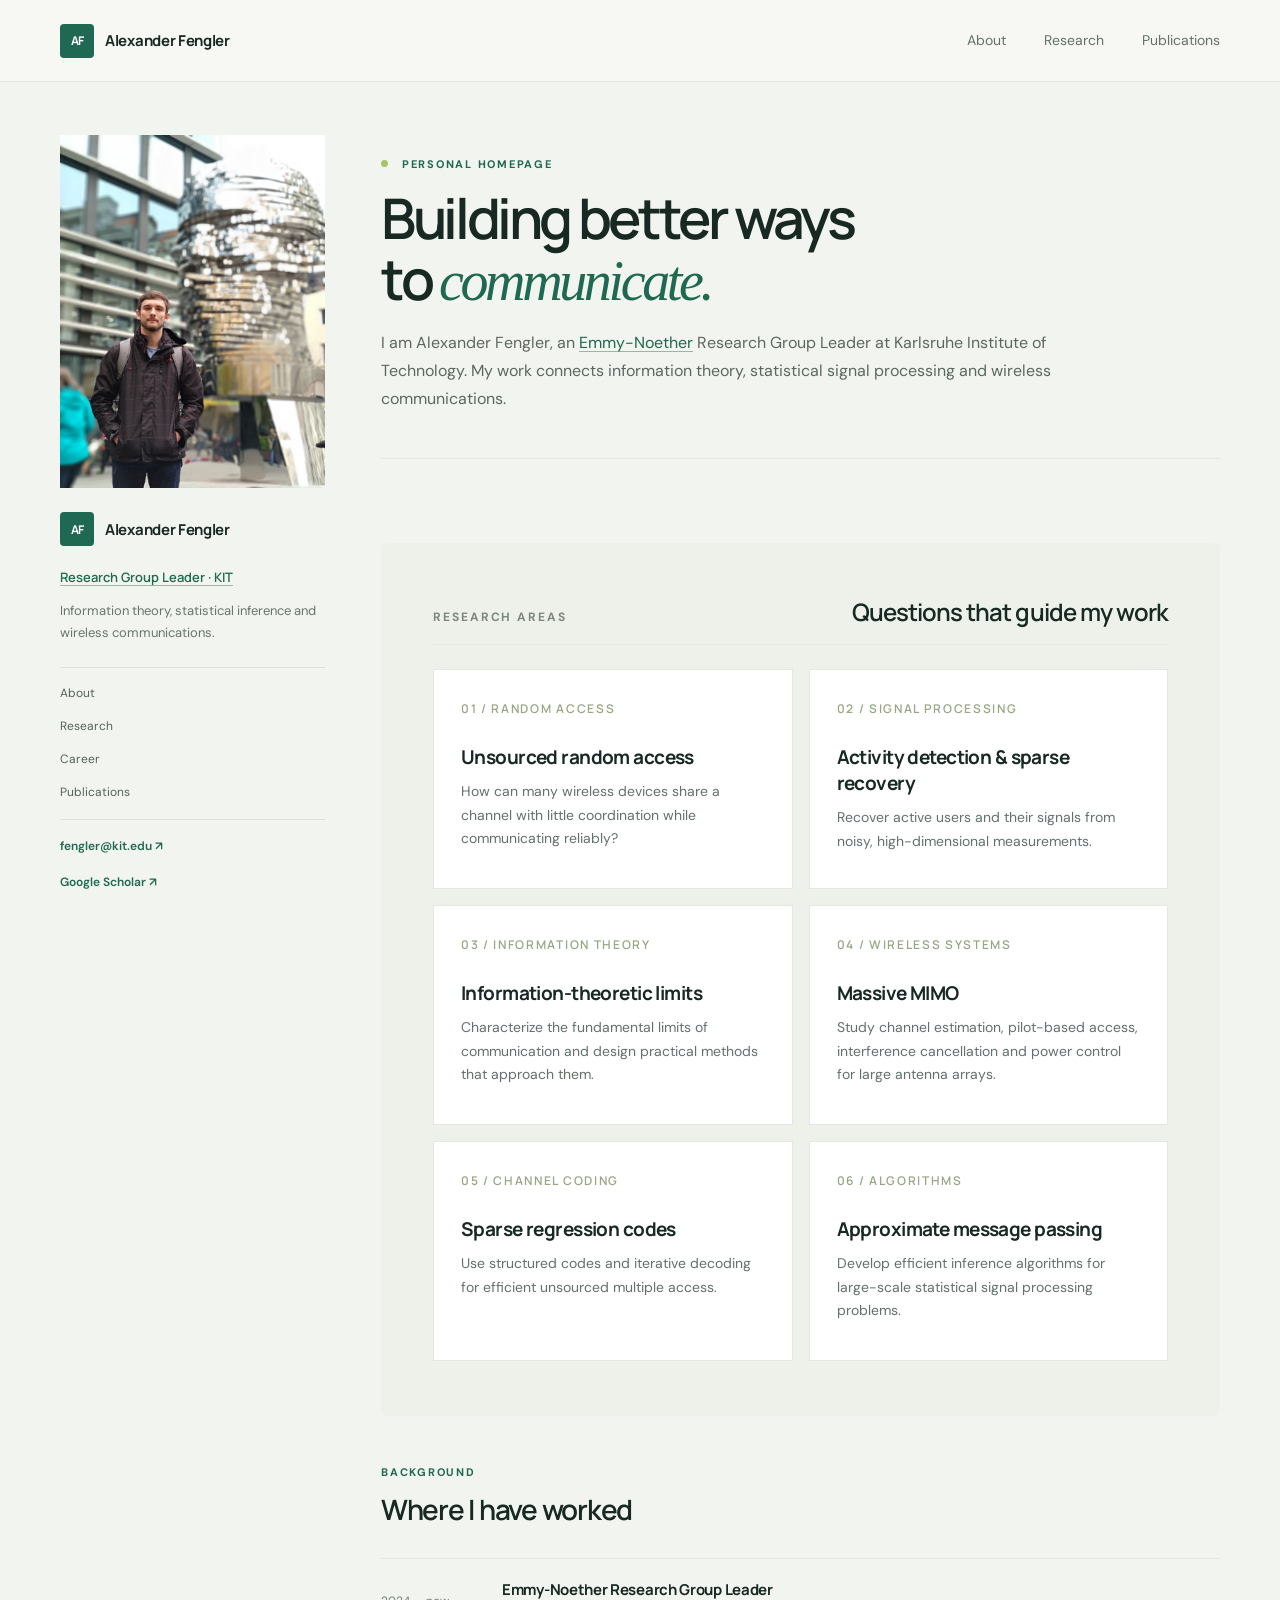
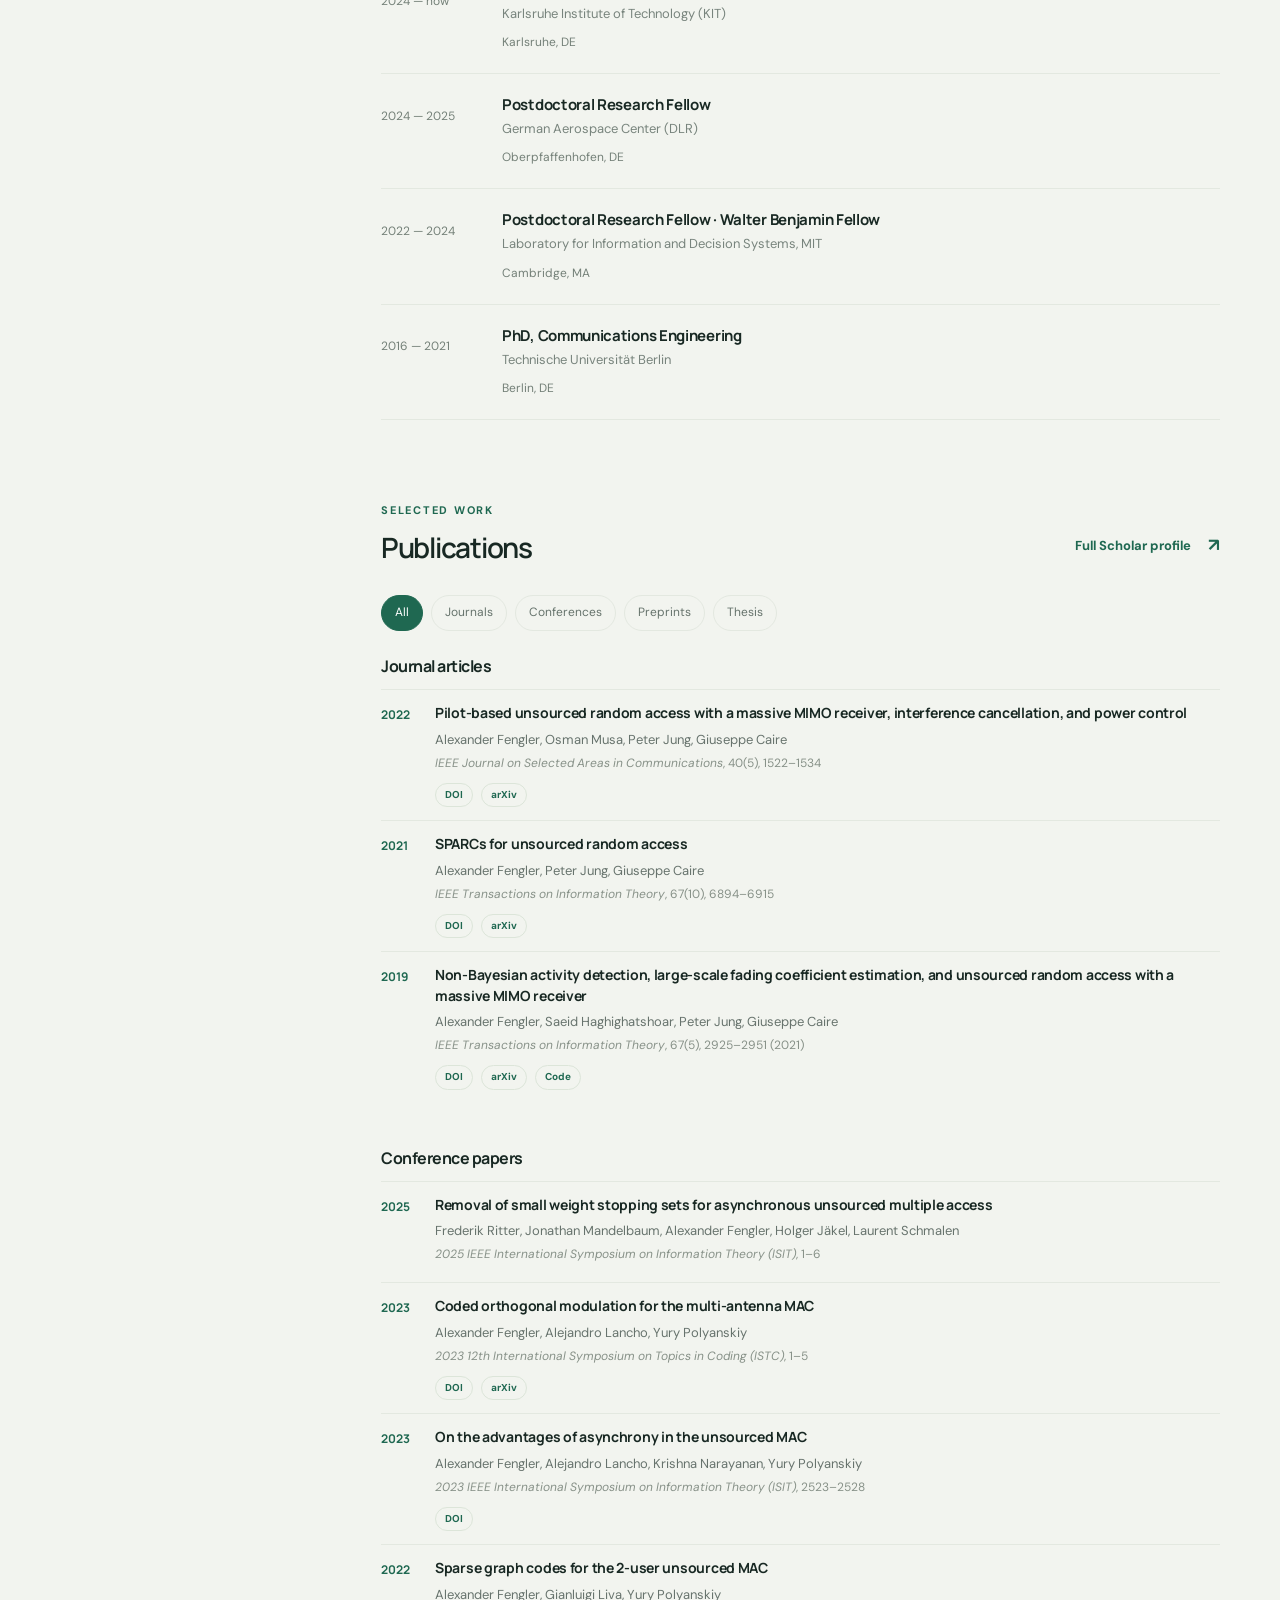
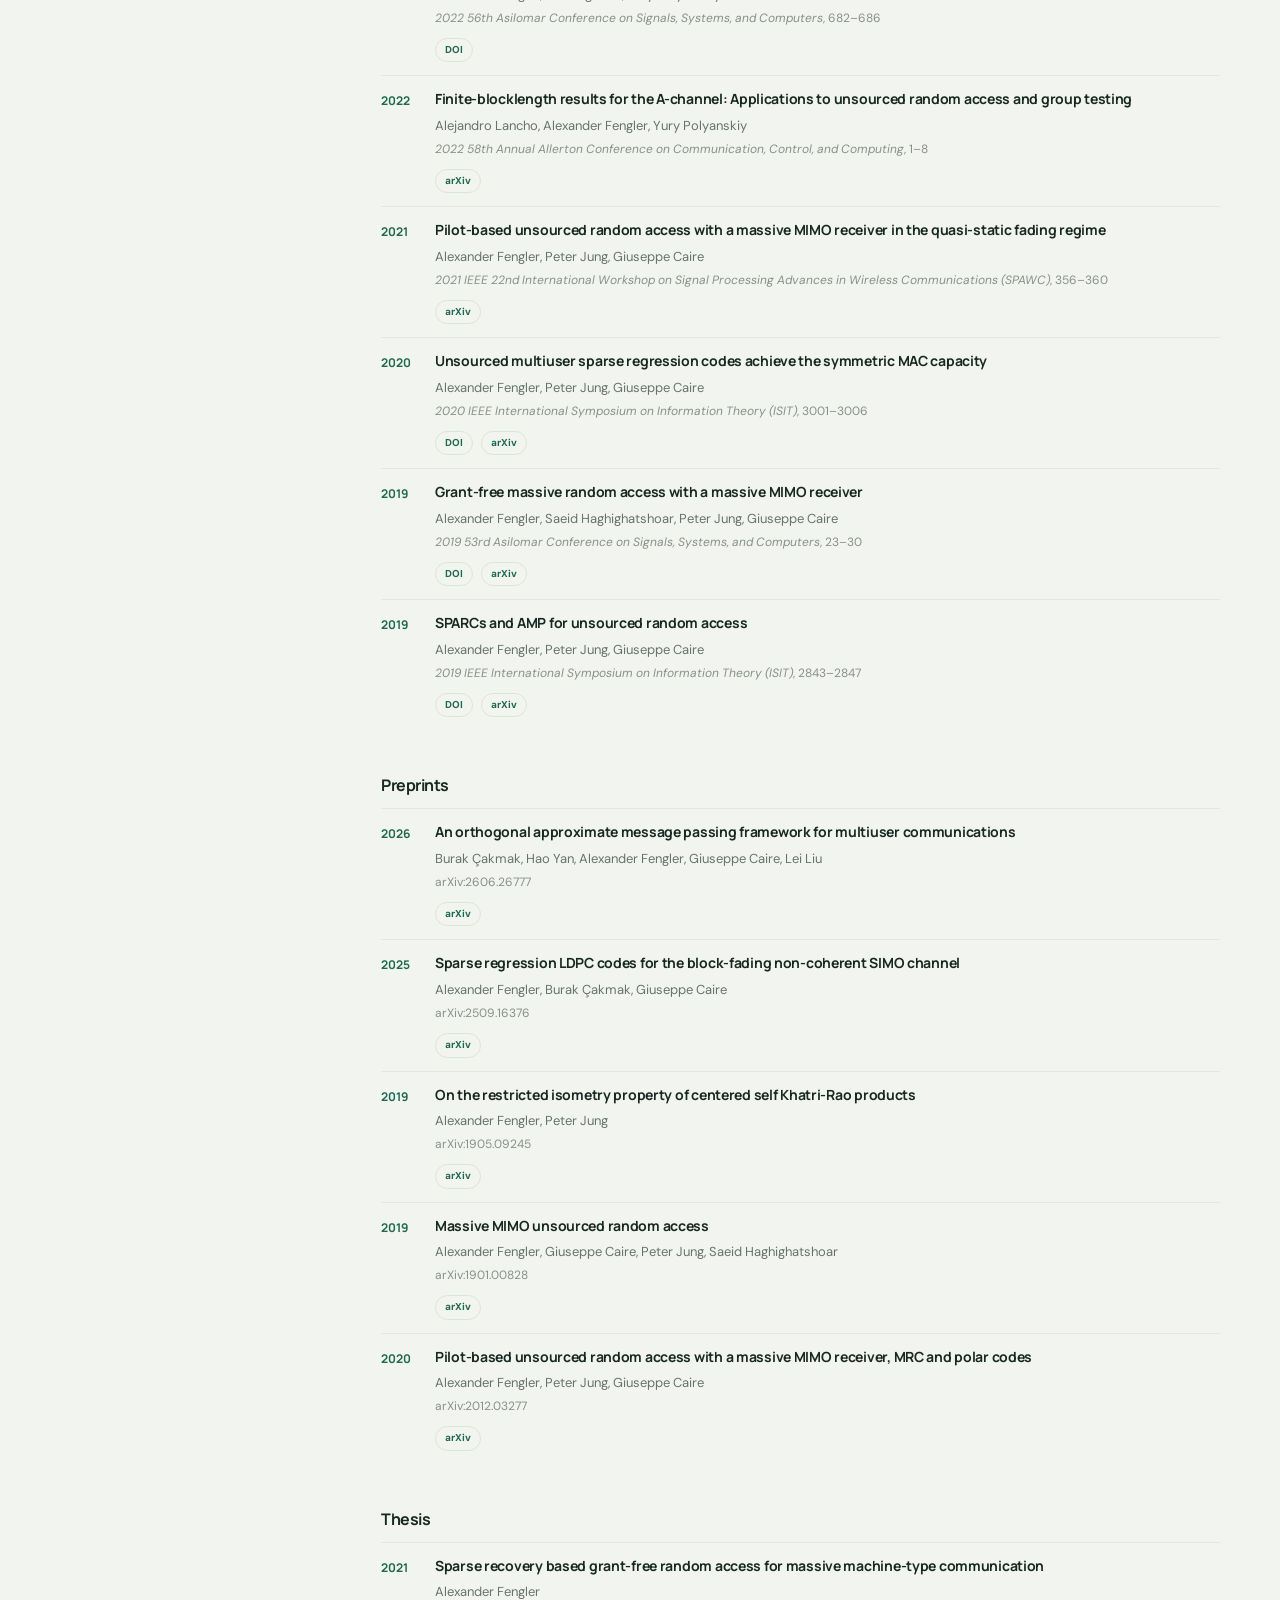
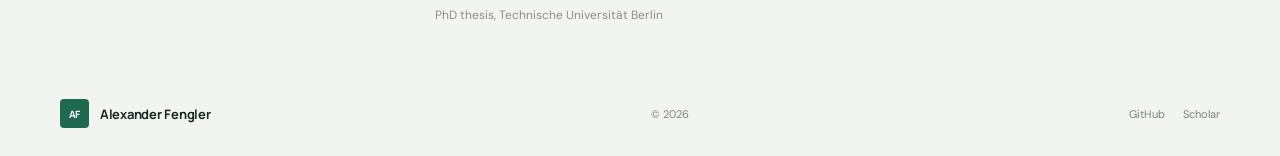
<file: index.html>
<!doctype html>
<html lang="en">
<head>
<meta charset="utf-8"><meta name="viewport" content="width=device-width, initial-scale=1">
<meta name="description" content="Alexander Fengler, Emmy-Noether Research Group Leader at Karlsruhe Institute of Technology.">
<title>Alexander Fengler | Personal homepage</title>
<link rel="preconnect" href="https://fonts.googleapis.com"><link rel="preconnect" href="https://fonts.gstatic.com" crossorigin>
<link href="https://fonts.googleapis.com/css2?family=DM+Sans:wght@400;500;600;700&family=Manrope:wght@400;500;600;700;800&display=swap" rel="stylesheet"><link rel="stylesheet" href="styles.css">
</head><body class="design-three">
  <header class="site-header"><nav class="nav wrap" aria-label="Main navigation"><a class="brand" href="https://alexfengler.github.io/"><span class="brand-mark">AF</span><span>Alexander Fengler</span></a><div class="nav-links"><a href="#about">About</a><a href="#research">Research</a><a href="#publications">Publications</a></div></nav></header>
<main id="top" class="split-layout wrap"><aside class="profile-rail"><div class="rail-photo"><img src="me.jpg" alt="Alexander Fengler"></div><a class="brand" href="https://alexfengler.github.io/"><span class="brand-mark">AF</span><span>Alexander Fengler</span></a><p class="rail-role"><a href="https://www.cel.kit.edu/team_fengler.php">Research Group Leader · KIT</a></p><p class="rail-about">Information theory, statistical inference and wireless communications.</p><nav class="rail-nav"><a href="#about">About</a><a href="#research">Research</a><a href="#career">Career</a><a href="#publications">Publications</a></nav><a class="rail-email" href="mailto:fengler@kit.edu">fengler@kit.edu ↗</a><a class="rail-scholar" href="https://scholar.google.com/citations?user=Q9QhDg0AAAAJ&hl=en">Google Scholar ↗</a></aside><div class="split-content">
    <section id="about" class="page-hero"><p class="eyebrow"><span class="eyebrow-dot"></span> Personal homepage</p><h1>Building better ways<br>to <em>communicate.</em></h1><p class="lead">I am Alexander Fengler, an <a href="https://www.dfg.de/en/research-funding/funding-opportunities/programmes/individual/emmy-noether">Emmy-Noether</a> Research Group Leader at Karlsruhe Institute of Technology. My work connects information theory, statistical signal processing and wireless communications.</p></section>
    <section id="research" class="section-space research-area">
      <div class="feature-band"><div class="section-title"><p class="eyebrow">Research areas</p><h2>Questions that guide my work</h2></div><div class="research-grid">
        <article class="research-card"><span class="theme-number">01 / RANDOM ACCESS</span><h3>Unsourced random access</h3><p>How can many wireless devices share a channel with little coordination while communicating reliably?</p></article>
        <article class="research-card"><span class="theme-number">02 / SIGNAL PROCESSING</span><h3>Activity detection &amp; sparse recovery</h3><p>Recover active users and their signals from noisy, high-dimensional measurements.</p></article>
        <article class="research-card"><span class="theme-number">03 / INFORMATION THEORY</span><h3>Information-theoretic limits</h3><p>Characterize the fundamental limits of communication and design practical methods that approach them.</p></article>
        <article class="research-card"><span class="theme-number">04 / WIRELESS SYSTEMS</span><h3>Massive MIMO</h3><p>Study channel estimation, pilot-based access, interference cancellation and power control for large antenna arrays.</p></article>
        <article class="research-card"><span class="theme-number">05 / CHANNEL CODING</span><h3>Sparse regression codes</h3><p>Use structured codes and iterative decoding for efficient unsourced multiple access.</p></article>
        <article class="research-card"><span class="theme-number">06 / ALGORITHMS</span><h3>Approximate message passing</h3><p>Develop efficient inference algorithms for large-scale statistical signal processing problems.</p></article>
      </div></div>
    </section>
    <section class="career section-space" id="career">
      <div class="feature-head"><div><p class="eyebrow">Background</p><h2>Where I have worked</h2></div></div>
      <div class="timeline">
        <div class="timeline-item"><span class="timeline-date">2024 — now</span><div><h3>Emmy-Noether Research Group Leader</h3><p>Karlsruhe Institute of Technology (KIT)</p></div><span class="timeline-place">Karlsruhe, DE</span></div>
        <div class="timeline-item"><span class="timeline-date">2024 — 2025</span><div><h3>Postdoctoral Research Fellow</h3><p>German Aerospace Center (DLR)</p></div><span class="timeline-place">Oberpfaffenhofen, DE</span></div>
        <div class="timeline-item"><span class="timeline-date">2022 — 2024</span><div><h3>Postdoctoral Research Fellow · Walter Benjamin Fellow</h3><p>Laboratory for Information and Decision Systems, MIT</p></div><span class="timeline-place">Cambridge, MA</span></div>
        <div class="timeline-item"><span class="timeline-date">2016 — 2021</span><div><h3>PhD, Communications Engineering</h3><p>Technische Universität Berlin</p></div><span class="timeline-place">Berlin, DE</span></div>
      </div>
    </section>
    <section class="publications-section" id="publications"><div class="feature-head"><div><p class="eyebrow">Selected work</p><h2>Publications</h2></div><a class="text-link" href="https://scholar.google.com/citations?user=Q9QhDg0AAAAJ&hl=en">Full Scholar profile <span>↗</span></a></div>
      <nav class="pub-tabs" aria-label="Publication sections"><a class="selected" href="#publications">All</a><a href="#journals">Journals</a><a href="#conferences">Conferences</a><a href="#preprints">Preprints</a><a href="#thesis">Thesis</a></nav>
    <section class="pub-group" id="journals"><h2>Journal articles</h2>
      <article class="pub-entry"><div class="pub-year">2022</div><div><h3 class="pub-title">Pilot-based unsourced random access with a massive MIMO receiver, interference cancellation, and power control</h3><p class="pub-authors">Alexander Fengler, Osman Musa, Peter Jung, Giuseppe Caire</p><p class="pub-venue"><i>IEEE Journal on Selected Areas in Communications</i>, 40(5), 1522–1534</p><div class="pub-links"><a href="https://doi.org/10.1109/JSAC.2022.3144748">DOI</a><a href="https://arxiv.org/abs/2109.10108">arXiv</a></div></div></article>
      <article class="pub-entry"><div class="pub-year">2021</div><div><h3 class="pub-title">SPARCs for unsourced random access</h3><p class="pub-authors">Alexander Fengler, Peter Jung, Giuseppe Caire</p><p class="pub-venue"><i>IEEE Transactions on Information Theory</i>, 67(10), 6894–6915</p><div class="pub-links"><a href="https://doi.org/10.1109/TIT.2021.3081189">DOI</a><a href="https://arxiv.org/abs/1901.06234">arXiv</a></div></div></article>
      <article class="pub-entry"><div class="pub-year">2019</div><div><h3 class="pub-title">Non-Bayesian activity detection, large-scale fading coefficient estimation, and unsourced random access with a massive MIMO receiver</h3><p class="pub-authors">Alexander Fengler, Saeid Haghighatshoar, Peter Jung, Giuseppe Caire</p><p class="pub-venue"><i>IEEE Transactions on Information Theory</i>, 67(5), 2925–2951 (2021)</p><div class="pub-links"><a href="https://doi.org/10.1109/TIT.2021.3065291">DOI</a><a href="https://arxiv.org/abs/1910.11266">arXiv</a><a href="https://github.com/AlexFengler/mmv-activity-and-random-access">Code</a></div></div></article>
    </section>
    <section class="pub-group" id="conferences"><h2>Conference papers</h2>
      <article class="pub-entry"><div class="pub-year">2025</div><div><h3 class="pub-title">Removal of small weight stopping sets for asynchronous unsourced multiple access</h3><p class="pub-authors">Frederik Ritter, Jonathan Mandelbaum, Alexander Fengler, Holger Jäkel, Laurent Schmalen</p><p class="pub-venue"><i>2025 IEEE International Symposium on Information Theory (ISIT)</i>, 1–6</p></div></article>
      <article class="pub-entry"><div class="pub-year">2023</div><div><h3 class="pub-title">Coded orthogonal modulation for the multi-antenna MAC</h3><p class="pub-authors">Alexander Fengler, Alejandro Lancho, Yury Polyanskiy</p><p class="pub-venue"><i>2023 12th International Symposium on Topics in Coding (ISTC)</i>, 1–5</p><div class="pub-links"><a href="https://doi.org/10.1109/ISTC57237.2023.10273538">DOI</a><a href="https://arxiv.org/abs/2307.01095">arXiv</a></div></div></article>
      <article class="pub-entry"><div class="pub-year">2023</div><div><h3 class="pub-title">On the advantages of asynchrony in the unsourced MAC</h3><p class="pub-authors">Alexander Fengler, Alejandro Lancho, Krishna Narayanan, Yury Polyanskiy</p><p class="pub-venue"><i>2023 IEEE International Symposium on Information Theory (ISIT)</i>, 2523–2528</p><div class="pub-links"><a href="https://doi.org/10.1109/ISIT54713.2023.10206586">DOI</a></div></div></article>
      <article class="pub-entry"><div class="pub-year">2022</div><div><h3 class="pub-title">Sparse graph codes for the 2-user unsourced MAC</h3><p class="pub-authors">Alexander Fengler, Gianluigi Liva, Yury Polyanskiy</p><p class="pub-venue"><i>2022 56th Asilomar Conference on Signals, Systems, and Computers</i>, 682–686</p><div class="pub-links"><a href="https://doi.org/10.1109/IEEECONF56349.2022.10051894">DOI</a></div></div></article>
      <article class="pub-entry"><div class="pub-year">2022</div><div><h3 class="pub-title">Finite-blocklength results for the A-channel: Applications to unsourced random access and group testing</h3><p class="pub-authors">Alejandro Lancho, Alexander Fengler, Yury Polyanskiy</p><p class="pub-venue"><i>2022 58th Annual Allerton Conference on Communication, Control, and Computing</i>, 1–8</p><div class="pub-links"><a href="https://arxiv.org/abs/2210.01951">arXiv</a></div></div></article>
      <article class="pub-entry"><div class="pub-year">2021</div><div><h3 class="pub-title">Pilot-based unsourced random access with a massive MIMO receiver in the quasi-static fading regime</h3><p class="pub-authors">Alexander Fengler, Peter Jung, Giuseppe Caire</p><p class="pub-venue"><i>2021 IEEE 22nd International Workshop on Signal Processing Advances in Wireless Communications (SPAWC)</i>, 356–360</p><div class="pub-links"><a href="https://arxiv.org/abs/2012.03277">arXiv</a></div></div></article>
      <article class="pub-entry"><div class="pub-year">2020</div><div><h3 class="pub-title">Unsourced multiuser sparse regression codes achieve the symmetric MAC capacity</h3><p class="pub-authors">Alexander Fengler, Peter Jung, Giuseppe Caire</p><p class="pub-venue"><i>2020 IEEE International Symposium on Information Theory (ISIT)</i>, 3001–3006</p><div class="pub-links"><a href="https://doi.org/10.1109/ISIT44484.2020.9174035">DOI</a><a href="https://arxiv.org/abs/2001.04217">arXiv</a></div></div></article>
      <article class="pub-entry"><div class="pub-year">2019</div><div><h3 class="pub-title">Grant-free massive random access with a massive MIMO receiver</h3><p class="pub-authors">Alexander Fengler, Saeid Haghighatshoar, Peter Jung, Giuseppe Caire</p><p class="pub-venue"><i>2019 53rd Asilomar Conference on Signals, Systems, and Computers</i>, 23–30</p><div class="pub-links"><a href="https://doi.org/10.1109/IEEECONF44664.2019.9049039">DOI</a><a href="https://arxiv.org/abs/1912.01459">arXiv</a></div></div></article>
      <article class="pub-entry"><div class="pub-year">2019</div><div><h3 class="pub-title">SPARCs and AMP for unsourced random access</h3><p class="pub-authors">Alexander Fengler, Peter Jung, Giuseppe Caire</p><p class="pub-venue"><i>2019 IEEE International Symposium on Information Theory (ISIT)</i>, 2843–2847</p><div class="pub-links"><a href="https://doi.org/10.1109/ISIT.2019.8849802">DOI</a><a href="https://arxiv.org/abs/1901.06234">arXiv</a></div></div></article>
    </section>
    <section class="pub-group" id="preprints"><h2>Preprints</h2>
      <article class="pub-entry"><div class="pub-year">2026</div><div><h3 class="pub-title">An orthogonal approximate message passing framework for multiuser communications</h3><p class="pub-authors">Burak Çakmak, Hao Yan, Alexander Fengler, Giuseppe Caire, Lei Liu</p><p class="pub-venue">arXiv:2606.26777</p><div class="pub-links"><a href="https://arxiv.org/abs/2606.26777">arXiv</a></div></div></article>
      <article class="pub-entry"><div class="pub-year">2025</div><div><h3 class="pub-title">Sparse regression LDPC codes for the block-fading non-coherent SIMO channel</h3><p class="pub-authors">Alexander Fengler, Burak Çakmak, Giuseppe Caire</p><p class="pub-venue">arXiv:2509.16376</p><div class="pub-links"><a href="https://arxiv.org/abs/2509.16376">arXiv</a></div></div></article>
      <article class="pub-entry"><div class="pub-year">2019</div><div><h3 class="pub-title">On the restricted isometry property of centered self Khatri-Rao products</h3><p class="pub-authors">Alexander Fengler, Peter Jung</p><p class="pub-venue">arXiv:1905.09245</p><div class="pub-links"><a href="https://arxiv.org/abs/1905.09245">arXiv</a></div></div></article>
      <article class="pub-entry"><div class="pub-year">2019</div><div><h3 class="pub-title">Massive MIMO unsourced random access</h3><p class="pub-authors">Alexander Fengler, Giuseppe Caire, Peter Jung, Saeid Haghighatshoar</p><p class="pub-venue">arXiv:1901.00828</p><div class="pub-links"><a href="https://arxiv.org/abs/1901.00828">arXiv</a></div></div></article>
      <article class="pub-entry"><div class="pub-year">2020</div><div><h3 class="pub-title">Pilot-based unsourced random access with a massive MIMO receiver, MRC and polar codes</h3><p class="pub-authors">Alexander Fengler, Peter Jung, Giuseppe Caire</p><p class="pub-venue">arXiv:2012.03277</p><div class="pub-links"><a href="https://arxiv.org/abs/2012.03277">arXiv</a></div></div></article>
    </section>
    <section class="pub-group" id="thesis"><h2>Thesis</h2>
      <article class="pub-entry"><div class="pub-year">2021</div><div><h3 class="pub-title">Sparse recovery based grant-free random access for massive machine-type communication</h3><p class="pub-authors">Alexander Fengler</p><p class="pub-venue">PhD thesis, Technische Universität Berlin</p></div></article>
    </section>
    </section>
  </div></main>
    <footer class="footer wrap"><a class="brand footer-brand" href="https://alexfengler.github.io/"><span class="brand-mark">AF</span><span>Alexander Fengler</span></a><span>© 2026</span><span><a href="https://github.com/AlexFengler">GitHub</a><a href="https://scholar.google.com/citations?user=Q9QhDg0AAAAJ&hl=en">Scholar</a></span></footer>
</body>
</html>
</file>
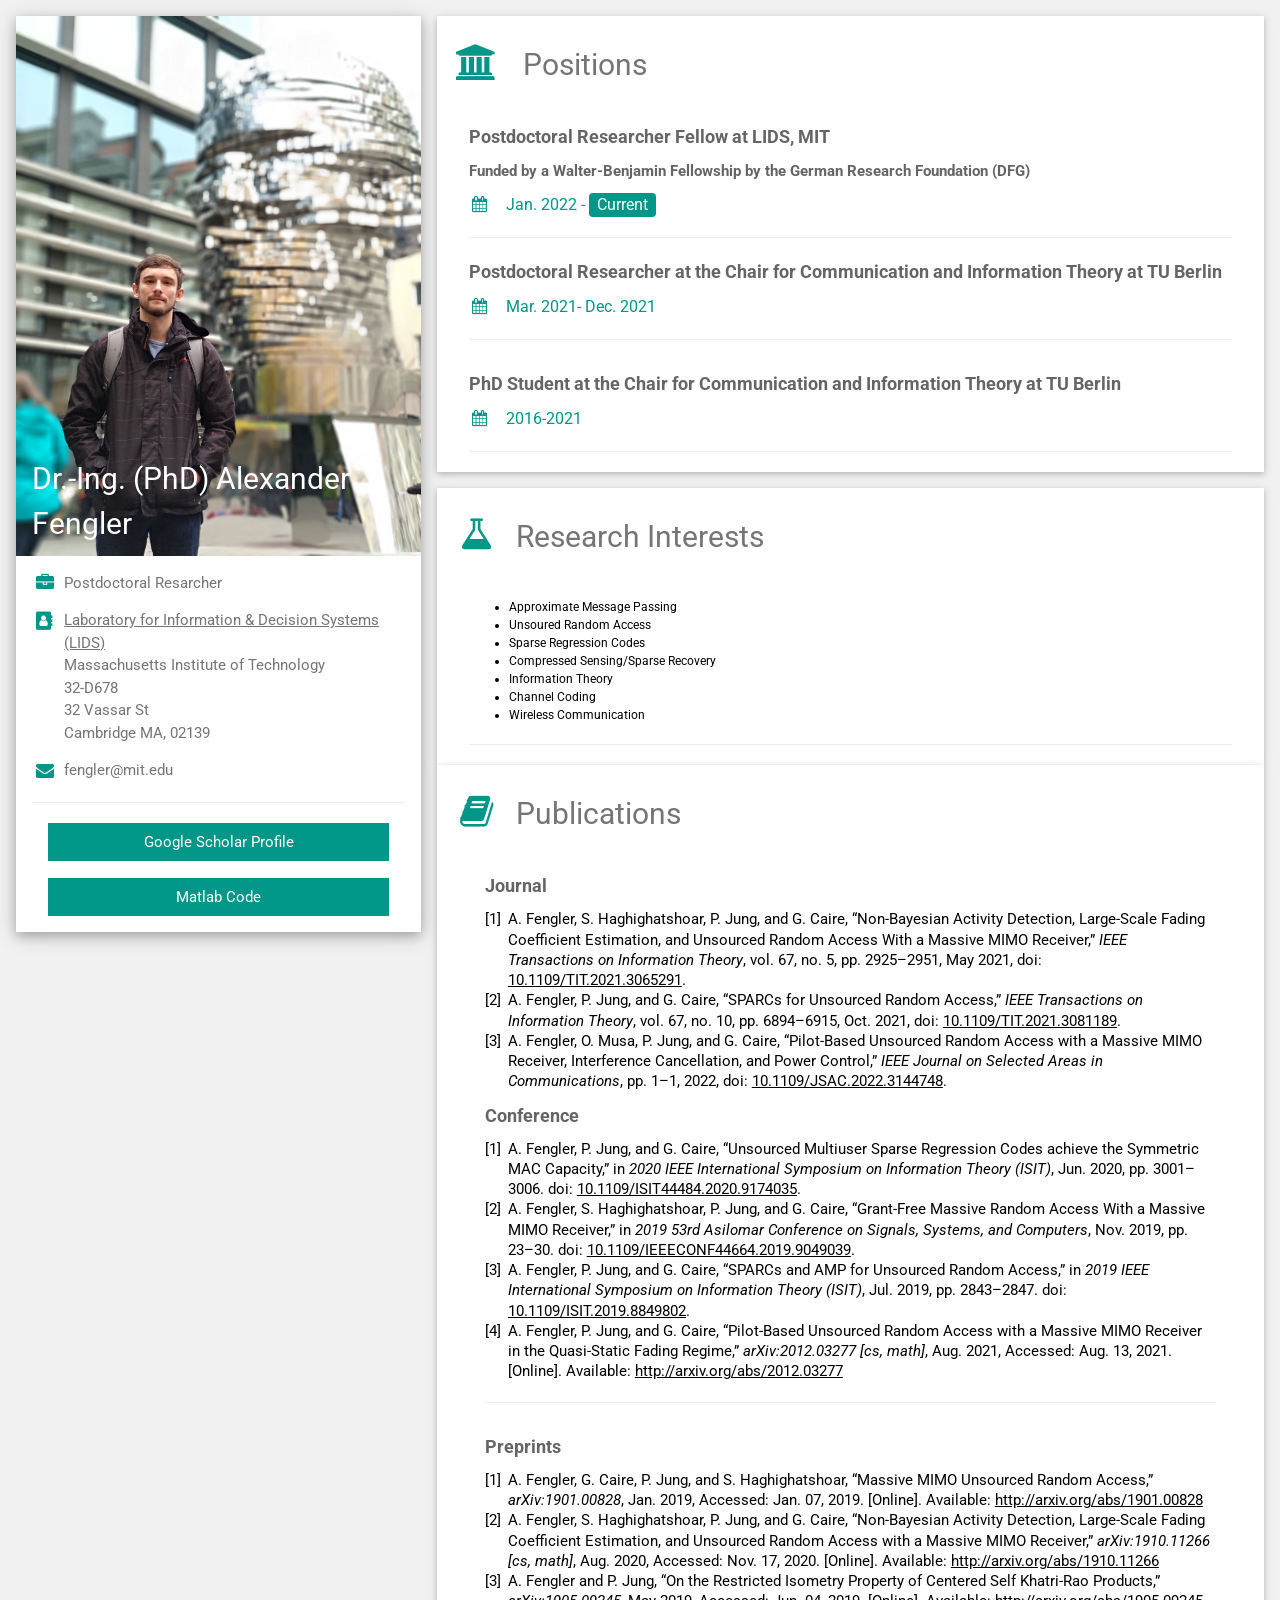
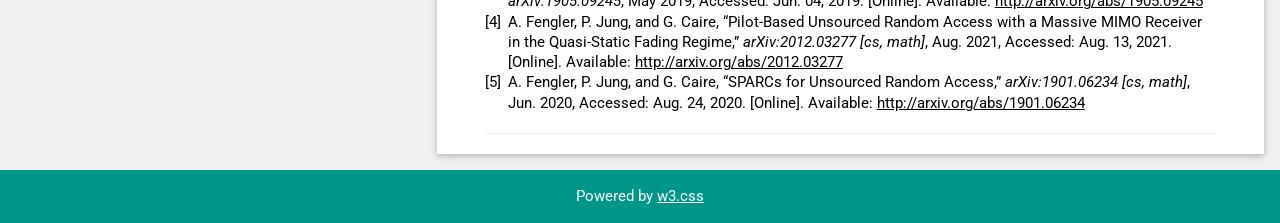
<file: main.html>
<html>
  <title>Alexander Fengler - MIT</title>
  <!DOCTYPE html>
  <meta charset="UTF-8">
  <meta name="viewport" content="width=device-width, initial-scale=1">
  <link rel="stylesheet" href="https://www.w3schools.com/w3css/4/w3.css">
  <link rel='stylesheet' href='https://fonts.googleapis.com/css?family=Roboto'>
  <link rel="stylesheet" href="https://cdnjs.cloudflare.com/ajax/libs/font-awesome/4.7.0/css/font-awesome.min.css">
  <style>
html,body,h1,h2,h3,h4,h5,h6 {font-family: "Roboto", sans-serif}
  </style>
  <body class="w3-light-grey">

    <!-- Page Container -->
    <div class="w3-content w3-margin-top" style="max-width:1400px;">

      <!-- The Grid -->
      <div class="w3-row-padding">

        <!-- Left Column -->
        <div class="w3-third">

          <div class="w3-white w3-text-grey w3-card-4">
            <div class="w3-display-container">
              <img src="me.jpg" alt="Avatar" class="w3-image">
              <div class="w3-display-bottomleft w3-container w3-text-white">
                <h2>Dr.-Ing. (PhD) Alexander Fengler</h2>
              </div>
            </div>
            <div class="w3-container">
              <ul class="fa-ul">
                <li><i class="fa-li fa fa-briefcase fa-fw w3-margin-right w3-large w3-text-teal"></i>
                  <p>Postdoctoral Resarcher<br>
                  </p>
                </li>
                <li><i class="fa-li fa fa-address-book fa-fw w3-margin-right w3-large w3-text-teal"></i>
                  <p>
                  <a href="https://lids.mit.edu/">Laboratory for Information & Decision Systems (LIDS)</a><br>
                    Massachusetts Institute of Technology<br>
                  32-D678<br>
                  32 Vassar St<br> Cambridge MA, 02139<br>
                  </p>
                </li>
                <li><i class="fa-li fa fa-envelope fa-fw w3-margin-right w3-large w3-text-teal"></i>
                  <p>fengler@mit.edu
                  </p>
                </li>
              </ul>
              <hr>
            <div class="w3-container w3-center w3-margin-bottom">
              <a href="https://scholar.google.de/citations?user=Q9QhDg0AAAAJ&hl=de&oi=ao" class="w3-btn w3-teal w3-block">Google Scholar Profile</a>
            </div>
            <div class="w3-container w3-center w3-margin-bottom">
              <a href="https://github.com/AlexFengler" class="w3-btn w3-teal w3-block">Matlab Code</a>
            </div>

            </div>
          </div><br>

          <!-- End Left Column -->
        </div>

        <!-- Right Column -->
        <div class="w3-twothird">

          <div class="w3-container w3-card w3-white w3-margin-bottom">
            <h2 class="w3-text-grey w3-padding-16">
              <i class="fa fa-university fa-fw w3-margin-right w3-xxlarge w3-text-teal"></i>
              Positions</h2>
            <div class="w3-container">
              <h5 class="w3-opacity"><b>Postdoctoral Researcher Fellow at LIDS, MIT</b></h5>
              <h7 class="w3-opacity"><b>Funded by a Walter-Benjamin Fellowship by the German Research Foundation (DFG)</b></h7>
              <h6 class="w3-text-teal"><i class="fa fa-calendar fa-fw w3-margin-right"></i>Jan. 2022 -
                <span class="w3-tag w3-teal w3-round">Current</span></h6>
              <hr>
              <h5 class="w3-opacity"><b>Postdoctoral Researcher at the Chair for Communication and Information Theory at TU Berlin</b></h5>
              <h6 class="w3-text-teal"><i class="fa fa-calendar fa-fw w3-margin-right"></i>Mar. 2021- Dec. 2021
              <hr>
            </div>
            <div class="w3-container">
              <h5 class="w3-opacity"><b>PhD Student at the Chair for Communication and Information Theory at TU Berlin</b></h5>
              <h6 class="w3-text-teal"><i class="fa fa-calendar fa-fw w3-margin-right"></i>2016-2021
                </h6>
              <hr>
            </div>
          </div>

          <div class="w3-container w3-card w3-white">
            <h2 class="w3-text-grey w3-padding-16"><i class="fa fa-flask fa-fw w3-margin-right w3-xxlarge w3-text-teal"></i>Research Interests</h2>
            <div class="w3-container">
              <ul class="w3-small">
                <li>Approximate Message Passing</li>
                <li>Unsoured Random Access</li>
                <li>Sparse Regression Codes</li>
                <li>Compressed Sensing/Sparse Recovery</li>
                <li>Information Theory</li>
                <li>Channel Coding</li>
                <li>Wireless Communication</li>
              </ul>
              <hr>
            </div>
          </div>
          <div class="w3-container w3-card w3-white">
            <h2 class="w3-text-grey w3-padding-16"><i class="fa fa-book fa-fw w3-margin-right w3-xxlarge w3-text-teal"></i>Publications</h2>
            <div class="w3-container">
            <div class="w3-container">
              <h5 class="w3-opacity"><b>Journal</b></h5>
              <div class="csl-bib-body" style="line-height: 1.35; ">
                <div class="csl-entry" style="clear: left; ">
                  <div class="csl-left-margin" style="float: left; padding-right: 0.5em;text-align: right; width: 1em;">[1]</div><div class="csl-right-inline" style="margin: 0 .4em 0 1.5em;">A. Fengler, S. Haghighatshoar, P. Jung, and G. Caire, “Non-Bayesian Activity Detection, Large-Scale Fading Coefficient Estimation, and Unsourced Random Access With a Massive MIMO Receiver,” <i>IEEE Transactions on Information Theory</i>, vol. 67, no. 5, pp. 2925–2951, May 2021, doi: <a href="https://doi.org/10.1109/TIT.2021.3065291">10.1109/TIT.2021.3065291</a>.</div>
                </div>
                <span class="Z3988" title="url_ver=Z39.88-2004&amp;ctx_ver=Z39.88-2004&amp;rfr_id=info%3Asid%2Fzotero.org%3A2&amp;rft_id=info%3Adoi%2F10.1109%2FTIT.2021.3065291&amp;rft_val_fmt=info%3Aofi%2Ffmt%3Akev%3Amtx%3Ajournal&amp;rft.genre=article&amp;rft.atitle=Non-Bayesian%20Activity%20Detection%2C%20Large-Scale%20Fading%20Coefficient%20Estimation%2C%20and%20Unsourced%20Random%20Access%20With%20a%20Massive%20MIMO%20Receiver&amp;rft.jtitle=IEEE%20Transactions%20on%20Information%20Theory&amp;rft.volume=67&amp;rft.issue=5&amp;rft.aufirst=Alexander&amp;rft.aulast=Fengler&amp;rft.au=Alexander%20Fengler&amp;rft.au=Saeid%20Haghighatshoar&amp;rft.au=Peter%20Jung&amp;rft.au=Giuseppe%20Caire&amp;rft.date=2021-05&amp;rft.pages=2925-2951&amp;rft.spage=2925&amp;rft.epage=2951&amp;rft.issn=1557-9654"></span>
                <div class="csl-entry" style="clear: left; ">
                  <div class="csl-left-margin" style="float: left; padding-right: 0.5em;text-align: right; width: 1em;">[2]</div><div class="csl-right-inline" style="margin: 0 .4em 0 1.5em;">A. Fengler, P. Jung, and G. Caire, “SPARCs for Unsourced Random Access,” <i>IEEE Transactions on Information Theory</i>, vol. 67, no. 10, pp. 6894–6915, Oct. 2021, doi: <a href="https://doi.org/10.1109/TIT.2021.3081189">10.1109/TIT.2021.3081189</a>.</div>
                </div>
                <span class="Z3988" title="url_ver=Z39.88-2004&amp;ctx_ver=Z39.88-2004&amp;rfr_id=info%3Asid%2Fzotero.org%3A2&amp;rft_id=info%3Adoi%2F10.1109%2FTIT.2021.3081189&amp;rft_val_fmt=info%3Aofi%2Ffmt%3Akev%3Amtx%3Ajournal&amp;rft.genre=article&amp;rft.atitle=SPARCs%20for%20Unsourced%20Random%20Access&amp;rft.jtitle=IEEE%20Transactions%20on%20Information%20Theory&amp;rft.volume=67&amp;rft.issue=10&amp;rft.aufirst=Alexander&amp;rft.aulast=Fengler&amp;rft.au=Alexander%20Fengler&amp;rft.au=Peter%20Jung&amp;rft.au=Giuseppe%20Caire&amp;rft.date=2021-10&amp;rft.pages=6894-6915&amp;rft.spage=6894&amp;rft.epage=6915&amp;rft.issn=1557-9654"></span>
                <div class="csl-entry" style="clear: left; ">
                  <div class="csl-left-margin" style="float: left; padding-right: 0.5em;text-align: right; width: 1em;">[3]</div><div class="csl-right-inline" style="margin: 0 .4em 0 1.5em;">A. Fengler, O. Musa, P. Jung, and G. Caire, “Pilot-Based Unsourced Random Access with a Massive MIMO Receiver, Interference Cancellation, and Power Control,” <i>IEEE Journal on Selected Areas in Communications</i>, pp. 1–1, 2022, doi: <a href="https://doi.org/10.1109/JSAC.2022.3144748">10.1109/JSAC.2022.3144748</a>.</div>
                </div>
                <span class="Z3988" title="url_ver=Z39.88-2004&amp;ctx_ver=Z39.88-2004&amp;rfr_id=info%3Asid%2Fzotero.org%3A2&amp;rft_id=info%3Adoi%2F10.1109%2FJSAC.2022.3144748&amp;rft_val_fmt=info%3Aofi%2Ffmt%3Akev%3Amtx%3Ajournal&amp;rft.genre=article&amp;rft.atitle=Pilot-Based%20Unsourced%20Random%20Access%20with%20a%20Massive%20MIMO%20Receiver%2C%20Interference%20Cancellation%2C%20and%20Power%20Control&amp;rft.jtitle=IEEE%20Journal%20on%20Selected%20Areas%20in%20Communications&amp;rft.aufirst=Alexander&amp;rft.aulast=Fengler&amp;rft.au=Alexander%20Fengler&amp;rft.au=Osman%20Musa&amp;rft.au=Peter%20Jung&amp;rft.au=Giuseppe%20Caire&amp;rft.date=2022&amp;rft.pages=1-1&amp;rft.spage=1&amp;rft.epage=1&amp;rft.issn=1558-0008"></span>
              </div>
              <h5 class="w3-opacity"><b>Conference</b></h5>
              <div class="csl-bib-body" style="line-height: 1.35; ">
                <div class="csl-entry" style="clear: left; ">
                  <div class="csl-left-margin" style="float: left; padding-right: 0.5em;text-align: right; width: 1em;">[1]</div><div class="csl-right-inline" style="margin: 0 .4em 0 1.5em;">A. Fengler, P. Jung, and G. Caire, “Unsourced Multiuser Sparse Regression Codes achieve the Symmetric MAC Capacity,” in <i>2020 IEEE International Symposium on Information Theory (ISIT)</i>, Jun. 2020, pp. 3001–3006. doi: <a href="https://doi.org/10.1109/ISIT44484.2020.9174035">10.1109/ISIT44484.2020.9174035</a>.</div>
                </div>
                <span class="Z3988" title="url_ver=Z39.88-2004&amp;ctx_ver=Z39.88-2004&amp;rfr_id=info%3Asid%2Fzotero.org%3A2&amp;rft_id=info%3Adoi%2F10.1109%2FISIT44484.2020.9174035&amp;rft_val_fmt=info%3Aofi%2Ffmt%3Akev%3Amtx%3Abook&amp;rft.genre=proceeding&amp;rft.atitle=Unsourced%20Multiuser%20Sparse%20Regression%20Codes%20achieve%20the%20Symmetric%20MAC%20Capacity&amp;rft.btitle=2020%20IEEE%20International%20Symposium%20on%20Information%20Theory%20(ISIT)&amp;rft.aufirst=Alexander&amp;rft.aulast=Fengler&amp;rft.au=Alexander%20Fengler&amp;rft.au=Peter%20Jung&amp;rft.au=Giuseppe%20Caire&amp;rft.date=2020-06&amp;rft.pages=3001-3006&amp;rft.spage=3001&amp;rft.epage=3006"></span>
                <div class="csl-entry" style="clear: left; ">
                  <div class="csl-left-margin" style="float: left; padding-right: 0.5em;text-align: right; width: 1em;">[2]</div><div class="csl-right-inline" style="margin: 0 .4em 0 1.5em;">A. Fengler, S. Haghighatshoar, P. Jung, and G. Caire, “Grant-Free Massive Random Access With a Massive MIMO Receiver,” in <i>2019 53rd Asilomar Conference on Signals, Systems, and Computers</i>, Nov. 2019, pp. 23–30. doi: <a href="https://doi.org/10.1109/IEEECONF44664.2019.9049039">10.1109/IEEECONF44664.2019.9049039</a>.</div>
                </div>
                <span class="Z3988" title="url_ver=Z39.88-2004&amp;ctx_ver=Z39.88-2004&amp;rfr_id=info%3Asid%2Fzotero.org%3A2&amp;rft_id=info%3Adoi%2F10.1109%2FIEEECONF44664.2019.9049039&amp;rft_val_fmt=info%3Aofi%2Ffmt%3Akev%3Amtx%3Abook&amp;rft.genre=proceeding&amp;rft.atitle=Grant-Free%20Massive%20Random%20Access%20With%20a%20Massive%20MIMO%20Receiver&amp;rft.btitle=2019%2053rd%20Asilomar%20Conference%20on%20Signals%2C%20Systems%2C%20and%20Computers&amp;rft.aufirst=A.&amp;rft.aulast=Fengler&amp;rft.au=A.%20Fengler&amp;rft.au=S.%20Haghighatshoar&amp;rft.au=P.%20Jung&amp;rft.au=G.%20Caire&amp;rft.date=2019-11&amp;rft.pages=23-30&amp;rft.spage=23&amp;rft.epage=30"></span>
                <div class="csl-entry" style="clear: left; ">
                  <div class="csl-left-margin" style="float: left; padding-right: 0.5em;text-align: right; width: 1em;">[3]</div><div class="csl-right-inline" style="margin: 0 .4em 0 1.5em;">A. Fengler, P. Jung, and G. Caire, “SPARCs and AMP for Unsourced Random Access,” in <i>2019 IEEE International Symposium on Information Theory (ISIT)</i>, Jul. 2019, pp. 2843–2847. doi: <a href="https://doi.org/10.1109/ISIT.2019.8849802">10.1109/ISIT.2019.8849802</a>.</div>
                </div>
                <span class="Z3988" title="url_ver=Z39.88-2004&amp;ctx_ver=Z39.88-2004&amp;rfr_id=info%3Asid%2Fzotero.org%3A2&amp;rft_id=info%3Adoi%2F10.1109%2FISIT.2019.8849802&amp;rft_val_fmt=info%3Aofi%2Ffmt%3Akev%3Amtx%3Abook&amp;rft.genre=proceeding&amp;rft.atitle=SPARCs%20and%20AMP%20for%20Unsourced%20Random%20Access&amp;rft.btitle=2019%20IEEE%20International%20Symposium%20on%20Information%20Theory%20(ISIT)&amp;rft.aufirst=A.&amp;rft.aulast=Fengler&amp;rft.au=A.%20Fengler&amp;rft.au=P.%20Jung&amp;rft.au=G.%20Caire&amp;rft.date=2019-07&amp;rft.pages=2843-2847&amp;rft.spage=2843&amp;rft.epage=2847"></span>
                <div class="csl-entry" style="clear: left; ">
                  <div class="csl-left-margin" style="float: left; padding-right: 0.5em;text-align: right; width: 1em;">[4]</div><div class="csl-right-inline" style="margin: 0 .4em 0 1.5em;">A. Fengler, P. Jung, and G. Caire, “Pilot-Based Unsourced Random Access with a Massive MIMO Receiver in the Quasi-Static Fading Regime,” <i>arXiv:2012.03277 [cs, math]</i>, Aug. 2021, Accessed: Aug. 13, 2021. [Online]. Available: <a href="http://arxiv.org/abs/2012.03277">http://arxiv.org/abs/2012.03277</a></div>
                </div>
                <span class="Z3988" title="url_ver=Z39.88-2004&amp;ctx_ver=Z39.88-2004&amp;rfr_id=info%3Asid%2Fzotero.org%3A2&amp;rft_val_fmt=info%3Aofi%2Ffmt%3Akev%3Amtx%3Ajournal&amp;rft.genre=article&amp;rft.atitle=Pilot-Based%20Unsourced%20Random%20Access%20with%20a%20Massive%20MIMO%20Receiver%20in%20the%20Quasi-Static%20Fading%20Regime&amp;rft.jtitle=arXiv%3A2012.03277%20%5Bcs%2C%20math%5D&amp;rft.aufirst=Alexander&amp;rft.aulast=Fengler&amp;rft.au=Alexander%20Fengler&amp;rft.au=Peter%20Jung&amp;rft.au=Giuseppe%20Caire&amp;rft.date=2021-08-10"></span>
              </div>
              <hr>
            </div>
            <div class="w3-container">
              <h5 class="w3-opacity"><b>Preprints</b></h5>
              <div class="csl-bib-body" style="line-height: 1.35; ">
                <div class="csl-entry" style="clear: left; ">
                  <div class="csl-left-margin" style="float: left; padding-right: 0.5em;text-align: right; width: 1em;">[1]</div><div class="csl-right-inline" style="margin: 0 .4em 0 1.5em;">A. Fengler, G. Caire, P. Jung, and S. Haghighatshoar, “Massive MIMO Unsourced Random Access,” <i>arXiv:1901.00828</i>, Jan. 2019, Accessed: Jan. 07, 2019. [Online]. Available: <a href="http://arxiv.org/abs/1901.00828">http://arxiv.org/abs/1901.00828</a></div>
                </div>
                <span class="Z3988" title="url_ver=Z39.88-2004&amp;ctx_ver=Z39.88-2004&amp;rfr_id=info%3Asid%2Fzotero.org%3A2&amp;rft_val_fmt=info%3Aofi%2Ffmt%3Akev%3Amtx%3Ajournal&amp;rft.genre=article&amp;rft.atitle=Massive%20MIMO%20Unsourced%20Random%20Access&amp;rft.jtitle=arXiv%3A1901.00828&amp;rft.aufirst=Alexander&amp;rft.aulast=Fengler&amp;rft.au=Alexander%20Fengler&amp;rft.au=Giuseppe%20Caire&amp;rft.au=Peter%20Jung&amp;rft.au=Saeid%20Haghighatshoar&amp;rft.date=2019-01-03"></span>
                <div class="csl-entry" style="clear: left; ">
                  <div class="csl-left-margin" style="float: left; padding-right: 0.5em;text-align: right; width: 1em;">[2]</div><div class="csl-right-inline" style="margin: 0 .4em 0 1.5em;">A. Fengler, S. Haghighatshoar, P. Jung, and G. Caire, “Non-Bayesian Activity Detection, Large-Scale Fading Coefficient Estimation, and Unsourced Random Access with a Massive MIMO Receiver,” <i>arXiv:1910.11266 [cs, math]</i>, Aug. 2020, Accessed: Nov. 17, 2020. [Online]. Available: <a href="http://arxiv.org/abs/1910.11266">http://arxiv.org/abs/1910.11266</a></div>
                </div>
                <span class="Z3988" title="url_ver=Z39.88-2004&amp;ctx_ver=Z39.88-2004&amp;rfr_id=info%3Asid%2Fzotero.org%3A2&amp;rft_val_fmt=info%3Aofi%2Ffmt%3Akev%3Amtx%3Ajournal&amp;rft.genre=article&amp;rft.atitle=Non-Bayesian%20Activity%20Detection%2C%20Large-Scale%20Fading%20Coefficient%20Estimation%2C%20and%20Unsourced%20Random%20Access%20with%20a%20Massive%20MIMO%20Receiver&amp;rft.jtitle=arXiv%3A1910.11266%20%5Bcs%2C%20math%5D&amp;rft.aufirst=Alexander&amp;rft.aulast=Fengler&amp;rft.au=Alexander%20Fengler&amp;rft.au=Saeid%20Haghighatshoar&amp;rft.au=Peter%20Jung&amp;rft.au=Giuseppe%20Caire&amp;rft.date=2020-08-13"></span>
                <div class="csl-entry" style="clear: left; ">
                  <div class="csl-left-margin" style="float: left; padding-right: 0.5em;text-align: right; width: 1em;">[3]</div><div class="csl-right-inline" style="margin: 0 .4em 0 1.5em;">A. Fengler and P. Jung, “On the Restricted Isometry Property of Centered Self Khatri-Rao Products,” <i>arXiv:1905.09245</i>, May 2019, Accessed: Jun. 04, 2019. [Online]. Available: <a href="http://arxiv.org/abs/1905.09245">http://arxiv.org/abs/1905.09245</a></div>
                </div>
                <span class="Z3988" title="url_ver=Z39.88-2004&amp;ctx_ver=Z39.88-2004&amp;rfr_id=info%3Asid%2Fzotero.org%3A2&amp;rft_val_fmt=info%3Aofi%2Ffmt%3Akev%3Amtx%3Ajournal&amp;rft.genre=article&amp;rft.atitle=On%20the%20Restricted%20Isometry%20Property%20of%20Centered%20Self%20Khatri-Rao%20Products&amp;rft.jtitle=arXiv%3A1905.09245&amp;rft.aufirst=Alexander&amp;rft.aulast=Fengler&amp;rft.au=Alexander%20Fengler&amp;rft.au=Peter%20Jung&amp;rft.date=2019-05-22"></span>
                <div class="csl-entry" style="clear: left; ">
                  <div class="csl-left-margin" style="float: left; padding-right: 0.5em;text-align: right; width: 1em;">[4]</div><div class="csl-right-inline" style="margin: 0 .4em 0 1.5em;">A. Fengler, P. Jung, and G. Caire, “Pilot-Based Unsourced Random Access with a Massive MIMO Receiver in the Quasi-Static Fading Regime,” <i>arXiv:2012.03277 [cs, math]</i>, Aug. 2021, Accessed: Aug. 13, 2021. [Online]. Available: <a href="http://arxiv.org/abs/2012.03277">http://arxiv.org/abs/2012.03277</a></div>
                </div>
                <span class="Z3988" title="url_ver=Z39.88-2004&amp;ctx_ver=Z39.88-2004&amp;rfr_id=info%3Asid%2Fzotero.org%3A2&amp;rft_val_fmt=info%3Aofi%2Ffmt%3Akev%3Amtx%3Ajournal&amp;rft.genre=article&amp;rft.atitle=Pilot-Based%20Unsourced%20Random%20Access%20with%20a%20Massive%20MIMO%20Receiver%20in%20the%20Quasi-Static%20Fading%20Regime&amp;rft.jtitle=arXiv%3A2012.03277%20%5Bcs%2C%20math%5D&amp;rft.aufirst=Alexander&amp;rft.aulast=Fengler&amp;rft.au=Alexander%20Fengler&amp;rft.au=Peter%20Jung&amp;rft.au=Giuseppe%20Caire&amp;rft.date=2021-08-10"></span>
                <div class="csl-entry" style="clear: left; ">
                  <div class="csl-left-margin" style="float: left; padding-right: 0.5em;text-align: right; width: 1em;">[5]</div><div class="csl-right-inline" style="margin: 0 .4em 0 1.5em;">A. Fengler, P. Jung, and G. Caire, “SPARCs for Unsourced Random Access,” <i>arXiv:1901.06234 [cs, math]</i>, Jun. 2020, Accessed: Aug. 24, 2020. [Online]. Available: <a href="http://arxiv.org/abs/1901.06234">http://arxiv.org/abs/1901.06234</a></div>
                </div>
                <span class="Z3988" title="url_ver=Z39.88-2004&amp;ctx_ver=Z39.88-2004&amp;rfr_id=info%3Asid%2Fzotero.org%3A2&amp;rft_val_fmt=info%3Aofi%2Ffmt%3Akev%3Amtx%3Ajournal&amp;rft.genre=article&amp;rft.atitle=SPARCs%20for%20Unsourced%20Random%20Access&amp;rft.jtitle=arXiv%3A1901.06234%20%5Bcs%2C%20math%5D&amp;rft.aufirst=Alexander&amp;rft.aulast=Fengler&amp;rft.au=Alexander%20Fengler&amp;rft.au=Peter%20Jung&amp;rft.au=Giuseppe%20Caire&amp;rft.date=2020-06-24"></span>
              </div>
              <hr>
            </div>
          </div>

          <!-- End Right Column -->
        </div>

        <!-- End Grid -->
      </div>

      <!-- End Page Container -->
    </div>

    <footer class="w3-container w3-teal w3-center w3-margin-top">
      <p>Powered by <a href="https://www.w3schools.com/w3css/default.asp" target="_blank">w3.css</a></p>
    </footer>

  </body>
</html>
</file>
<file: styles.css>
@import url('https://fonts.googleapis.com/css2?family=DM+Sans:wght@400;500;600;700&family=Manrope:wght@400;500;600;700;800&display=swap');
:root{--ink:#182823;--muted:#63716b;--green:#1f6851;--green-dark:#164b3b;--lime:#d6e8a6;--paper:#f7f8f4;--line:#e3e8e0;--white:#fff;--serif:Georgia,'Times New Roman',serif;--sans:'DM Sans',Arial,sans-serif;--display:'Manrope',Arial,sans-serif}*{box-sizing:border-box}html{scroll-behavior:smooth}body{margin:0;background:var(--paper);color:var(--ink);font-family:var(--sans);font-size:16px;line-height:1.65}a{color:inherit;text-decoration:none}.wrap{width:min(1160px,calc(100% - 56px));margin-inline:auto}.site-header{height:82px;border-bottom:1px solid var(--line);background:rgba(247,248,244,.94);position:sticky;top:0;z-index:10;backdrop-filter:blur(14px)}.nav{height:100%;display:flex;align-items:center;justify-content:space-between}.brand{display:inline-flex;gap:11px;align-items:center;font:700 15px var(--display);letter-spacing:-.02em}.brand-mark{height:34px;width:34px;display:grid;place-items:center;border-radius:50%;background:var(--green);color:white;font-size:12px;letter-spacing:-.08em}.nav-links{display:flex;gap:38px;align-items:center;height:100%;font-size:14px;color:#64716b}.nav-links a{height:100%;display:flex;align-items:center;position:relative}.nav-links a:hover,.nav-links a.active{color:var(--ink)}.nav-links a.active:after{content:'';position:absolute;bottom:0;left:0;right:0;height:2px;background:var(--green)}.nav-cta{border:1px solid #d7ded7;border-radius:999px;padding:9px 16px;font-size:13px;font-weight:600}.nav-cta span{color:var(--green);margin-left:8px}.hero{display:grid;grid-template-columns:1.1fr .9fr;gap:70px;align-items:center;padding:88px 0 83px;min-height:575px}.eyebrow{font-size:11px;text-transform:uppercase;letter-spacing:.16em;color:var(--green);font-weight:700;margin:0 0 20px}.eyebrow-dot{display:inline-block;width:7px;height:7px;background:#a4c567;border-radius:50%;margin:0 9px 1px 0}.hero h1{font:600 clamp(48px,6vw,76px)/1.08 var(--display);letter-spacing:-.065em;margin:0 0 25px}.hero h1 em{font-family:var(--serif);font-weight:400;color:var(--green);letter-spacing:-.055em}.lead{max-width:555px;color:#5b6862;font-size:17px;line-height:1.75;margin:0}.hero-actions{display:flex;align-items:center;gap:14px;margin-top:34px}.button{display:inline-flex;align-items:center;gap:22px;border-radius:999px;padding:13px 19px;font-size:13px;font-weight:700;transition:transform .2s,background .2s}.button:hover{transform:translateY(-2px)}.button-primary{color:white;background:var(--green)}.button-primary:hover{background:var(--green-dark)}.button-primary span,.button-quiet span{font-size:17px}.button-quiet{border:1px solid #dce3da;background:transparent}.button-quiet:hover{background:#eef1e9}.hero-meta{display:flex;gap:13px;align-items:center;margin-top:49px;color:#6d7872;font-size:12px}.meta-separator{width:3px;height:3px;border-radius:50%;background:#a8b2aa}.hero-visual{height:405px;position:relative;display:flex;align-items:center;justify-content:center}.hero-visual:before{content:'';position:absolute;width:340px;height:340px;border-radius:50%;background:#e7eddb;right:12px;top:25px}.hero-visual:after{content:'';position:absolute;width:250px;height:250px;border:1px solid #cfdcc0;border-radius:50%;right:-22px;top:7px}.portrait-frame{position:relative;z-index:1;width:310px;height:365px;border-radius:160px 160px 8px 8px;overflow:hidden;background:#d9dfd9;box-shadow:0 22px 55px #233a2c1a}.portrait-frame img{width:100%;height:100%;object-fit:cover;object-position:center 36%}.visual-caption{position:absolute;z-index:2;right:0;bottom:32px;background:#fff;padding:14px 18px;display:flex;align-items:center;gap:13px;font-size:12px;line-height:1.45;box-shadow:0 10px 30px #233a2c12}.caption-line{width:25px;height:2px;background:var(--green)}.visual-index{position:absolute;top:25px;left:0;font:600 11px var(--display);letter-spacing:.15em;color:#78867b}.visual-index span{color:#c0c8bf;margin:0 6px}.section-space{margin-top:84px}.intro-grid{display:grid;grid-template-columns:1fr 1fr;gap:90px;border-top:1px solid var(--line);padding-top:47px}.intro-grid h2,.feature-head h2,.career h2,.closing-cta h2{font:600 34px/1.2 var(--display);letter-spacing:-.045em;margin:0}.intro-text{max-width:520px;color:#5e6b64;font-size:15px}.intro-text p{margin:0 0 14px}.intro-text a:not(.text-link){color:var(--green);text-decoration:underline;text-underline-offset:3px}.text-link{display:inline-flex;align-items:center;gap:17px;color:var(--green);font-size:13px;font-weight:700;margin-top:8px}.text-link span{font-size:18px}.feature-band{padding:52px 52px 55px;background:#eef1e9;border-radius:6px}.feature-head{display:flex;align-items:end;justify-content:space-between;margin-bottom:31px}.feature-head .eyebrow{margin-bottom:12px}.feature-head h2{font-size:30px}.feature-head>.text-link{margin:0 0 4px}.theme-grid{display:grid;grid-template-columns:repeat(3,1fr);gap:14px}.theme-card{position:relative;background:#fafbf8;padding:24px 23px 25px;min-height:195px;border:1px solid #e7ebe3}.theme-number{font:600 11px var(--display);color:#97a784;letter-spacing:.14em}.theme-card h3{font:700 18px var(--display);letter-spacing:-.03em;margin:25px 0 9px}.theme-card p{font-size:13px;color:#69756f;line-height:1.6;margin:0;max-width:265px}.theme-arrow{position:absolute;right:20px;top:19px;font-size:14px;color:var(--green)}.career{padding-bottom:80px}.timeline{margin-top:31px;border-top:1px solid var(--line)}.timeline-item{display:grid;grid-template-columns:150px 1fr 190px;gap:25px;align-items:center;padding:20px 0;border-bottom:1px solid var(--line)}.timeline-date,.timeline-place{font-size:12px;color:#748078}.timeline-item h3{font:700 15px var(--display);margin:0 0 3px;letter-spacing:-.02em}.timeline-item p{margin:0;color:#78847d;font-size:13px}.timeline-place{text-align:right}.closing-cta{margin-bottom:54px;background:var(--green-dark);color:white;padding:39px 45px;border-radius:5px;display:flex;justify-content:space-between;align-items:center}.closing-cta .eyebrow{color:#c4dda0;margin-bottom:8px}.closing-cta h2{font-size:27px}.cta-actions{display:flex;gap:11px}.button-light{background:#fff;color:var(--green-dark)}.button-outline-light{border:1px solid #ffffff59;color:white}.button-outline-light:hover{background:#ffffff12}.footer{display:flex;align-items:center;justify-content:space-between;padding:0 0 28px;color:#79857e;font-size:11px}.footer-brand{color:var(--ink);font-size:13px}.footer-brand .brand-mark{height:29px;width:29px;font-size:10px}.footer>span:last-child{display:flex;gap:18px}.footer a:hover{color:var(--green)}
.page-hero{padding:75px 0 53px;border-bottom:1px solid var(--line)}.page-hero .eyebrow{margin-bottom:15px}.page-hero h1{font:600 clamp(43px,6vw,64px)/1.08 var(--display);letter-spacing:-.06em;margin:0 0 18px}.page-hero h1 em{font-family:var(--serif);font-weight:400;color:var(--green)}.page-hero .lead{max-width:700px;font-size:16px}.content-section{padding:46px 0 30px}.section-title{display:flex;justify-content:space-between;align-items:baseline;border-bottom:1px solid var(--line);padding-bottom:16px;margin-bottom:24px}.section-title h2{font:600 24px var(--display);letter-spacing:-.04em;margin:0}.section-title p{color:#7b877f;font-size:12px;margin:0}.research-grid{display:grid;grid-template-columns:repeat(2,1fr);gap:16px}.research-card{border:1px solid var(--line);padding:25px 27px;background:#fff;min-height:220px}.research-card .theme-number{font-size:12px}.research-card h3{font:700 19px var(--display);margin:23px 0 10px;letter-spacing:-.03em}.research-card p{font-size:14px;color:#63716a;margin:0;max-width:470px}.research-note{background:#eef1e9;padding:23px 27px;margin-top:16px;color:#54635a;font-size:14px}.research-note strong{color:var(--ink)}.pub-toolbar{display:flex;justify-content:space-between;align-items:center;margin:29px 0 22px}.pub-tabs{display:flex;gap:8px;flex-wrap:wrap}.pub-tabs a{font-size:12px;border:1px solid var(--line);border-radius:999px;padding:7px 13px;color:#66736c}.pub-tabs a:hover,.pub-tabs a.selected{background:var(--green);border-color:var(--green);color:white}.source-note{font-size:11px;color:#818c84}.pub-group{padding:10px 0 20px}.pub-group h2{font:700 18px var(--display);letter-spacing:-.03em;margin:14px 0 12px}.pub-entry{display:grid;grid-template-columns:48px 1fr;gap:17px;padding:17px 0;border-top:1px solid var(--line)}.pub-year{font:700 12px var(--display);color:var(--green);padding-top:3px}.pub-title{font:700 15px/1.45 var(--display);letter-spacing:-.02em;margin:0 0 5px}.pub-authors,.pub-venue{font-size:13px;color:#67736d;margin:0 0 4px}.pub-venue{font-size:12px;color:#879188}.pub-links{display:flex;gap:8px;margin-top:9px}.pub-links a{font-size:10px;font-weight:700;color:var(--green);border:1px solid #dce5d9;border-radius:999px;padding:3px 9px}.pub-links a:hover{background:#edf2e8}.scholar-box{background:#eef1e9;padding:24px 28px;margin:14px 0 60px;display:flex;justify-content:space-between;align-items:center}.scholar-box p{margin:0;color:#5d6a63;font-size:13px}.scholar-box a{font-size:13px;font-weight:700;color:var(--green)}.scholar-box a span{font-size:17px;margin-left:9px}
@media(max-width:800px){.wrap{width:min(100% - 36px,640px)}.site-header{height:auto}.nav{min-height:72px;flex-wrap:wrap;padding:13px 0}.nav-links{order:3;width:100%;height:42px;justify-content:center;gap:34px}.nav-links a.active:after{bottom:-1px}.nav-cta{font-size:12px;padding:8px 12px}.hero{grid-template-columns:1fr;gap:30px;padding:56px 0 62px}.hero-visual{grid-row:1;height:350px}.portrait-frame{width:270px;height:320px}.hero-visual:before{width:290px;height:290px}.hero-visual:after{width:220px;height:220px}.visual-index{left:9%}.visual-caption{right:6%}.hero h1{font-size:56px}.intro-grid{grid-template-columns:1fr;gap:20px}.section-space{margin-top:58px}.feature-band{padding:34px 24px}.theme-grid{grid-template-columns:1fr}.theme-card{min-height:165px}.theme-card h3{margin-top:20px}.timeline-item{grid-template-columns:110px 1fr;gap:13px}.timeline-place{grid-column:2;text-align:left;margin-top:-10px}.closing-cta{padding:30px 25px;align-items:flex-start;gap:22px;flex-direction:column}.footer{gap:18px;flex-wrap:wrap}.footer>span:nth-child(2){order:3;width:100%}.page-hero{padding:56px 0 40px}.research-grid{grid-template-columns:1fr}.pub-toolbar{align-items:flex-start;gap:15px;flex-direction:column}.source-note{max-width:360px}.scholar-box{gap:17px;align-items:flex-start;flex-direction:column}}
@media(max-width:430px){.brand{font-size:13px}.brand-mark{width:30px;height:30px}.nav-cta{font-size:11px}.nav-links{gap:28px;font-size:13px}.hero h1{font-size:47px}.hero-actions{align-items:flex-start;flex-direction:column}.hero-meta{margin-top:32px}.feature-head{align-items:flex-start;gap:15px;flex-direction:column}.feature-head h2,.intro-grid h2{font-size:28px}.timeline-item{grid-template-columns:1fr;gap:3px}.timeline-place{grid-column:auto;margin-top:0}.cta-actions{flex-wrap:wrap}.footer{align-items:flex-start}.footer>span:last-child{gap:12px}.page-hero h1{font-size:43px}.pub-entry{grid-template-columns:36px 1fr;gap:12px}.pub-title{font-size:14px}}
.design-three{background:#f2f4ef}.split-layout{display:grid;grid-template-columns:265px minmax(0,1fr);gap:56px;align-items:start}.profile-rail{position:sticky;top:105px;padding:30px 0 42px}.rail-photo{width:100%;height:220px;overflow:hidden;background:#e1e8dc;margin-bottom:24px}.rail-photo img{display:block;width:100%;height:100%;object-fit:cover;object-position:center 33%}.rail-role{font:600 13px/1.6 var(--display);margin:21px 0 12px}.rail-about{font-size:13px;color:#68756e;line-height:1.7;margin:0 0 23px}.rail-nav{border-top:1px solid #dce2d9;border-bottom:1px solid #dce2d9;padding:12px 0;display:grid;gap:5px}.rail-nav a{font-size:12px;color:#52635a;padding:4px 0}.rail-nav a:hover{color:var(--green)}.rail-email,.rail-scholar{display:block;font-size:12px;font-weight:600;color:var(--green);margin-top:17px}.split-content{min-width:0}.split-content .page-hero{padding:73px 0 45px}.split-content .page-hero h1{font-size:56px}.split-content .content-section{padding-top:33px}.split-content .career{margin-top:47px;padding-bottom:45px}.split-content .timeline-item{grid-template-columns:105px 1fr;gap:16px}.split-content .timeline-place{grid-column:2;text-align:left;margin-top:-7px}.split-content .publications-section{padding:36px 0}.split-content .feature-head h2{font-size:28px}.split-content .pub-toolbar{margin-top:22px}.split-content .pub-entry{grid-template-columns:42px 1fr;gap:12px;padding:13px 0}.split-content .pub-title{font-size:14px}.split-content .pub-group h2{font-size:16px}.split-content .closing-cta{padding:30px;margin-top:25px}.rail-role a,.split-content .page-hero .lead a{color:var(--green);text-decoration:underline;text-decoration-color:#9db6a1;text-underline-offset:3px}.design-three .footer{max-width:1160px}.design-three .brand-mark{border-radius:4px}
@media(max-width:800px){.split-layout{display:block}.profile-rail{position:relative;top:auto;padding:18px 0;display:grid;grid-template-columns:70px 1fr;column-gap:15px;align-items:center;border-bottom:1px solid var(--line)}.rail-photo{width:70px;height:70px;border-radius:50%;grid-row:span 2;margin:0}.rail-photo img{object-position:center 30%}.profile-rail>.brand{align-self:end}.rail-role{align-self:start;margin:4px 0 0;font-size:11px}.rail-about,.rail-nav,.rail-scholar{display:none}.split-content .page-hero{padding-top:42px}.split-content .page-hero h1{font-size:46px}}
/* Match the original portrait image ratio (3000 × 4000). */
.design-three .rail-photo{height:auto;aspect-ratio:3/4}
@media(max-width:800px){.design-three .rail-photo{aspect-ratio:1/1}}
</file>
